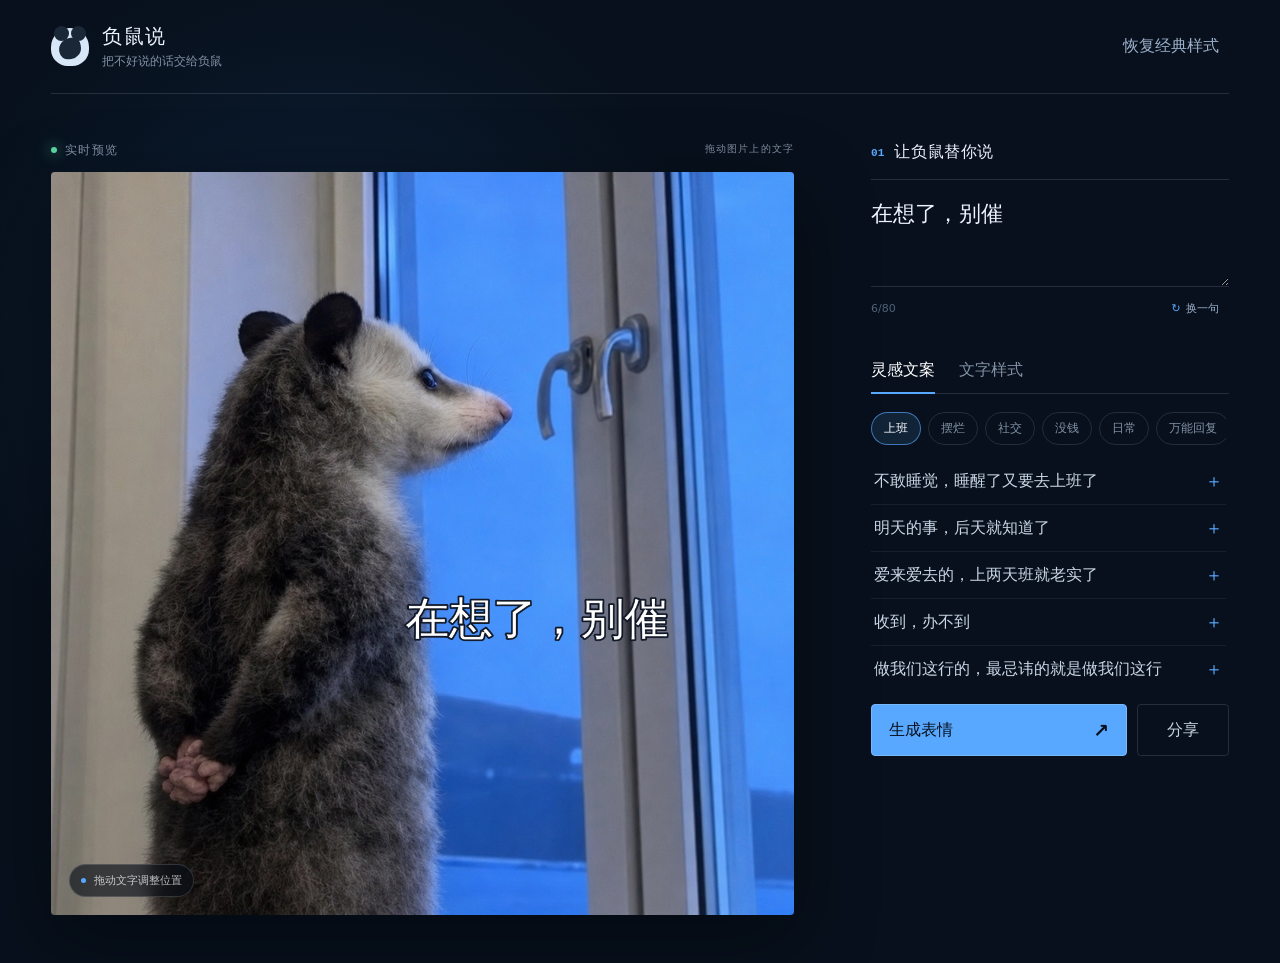
<file: opossum-says/index.html>
<!doctype html>
<html lang="zh-CN">
  <head>
    <meta charset="UTF-8" />
    <meta name="viewport" content="width=device-width, initial-scale=1.0, viewport-fit=cover" />
    <meta name="theme-color" content="#0a1220" />
    <meta name="description" content="负鼠说——在线制作属于你的负鼠表情包。" />
    <title>负鼠说</title>
    <script type="module" crossorigin src="./assets/index-Bq4NSDpb.js"></script>
    <link rel="stylesheet" crossorigin href="./assets/index-Dt9jg6GV.css">
  </head>
  <body>
    <div id="app"></div>
  </body>
</html>
</file>
<file: opossum-says/assets/index-Dt9jg6GV.css>
:root{color:#eef4ff;font-synthesis:none;text-rendering:optimizelegibility;--ink:#07101c;--paper:#eef4ff;--muted:#8391a5;--line:#ccdef624;--accent:#59a8ff;background:#07101c;font-family:Inter,PingFang SC,Microsoft YaHei,system-ui,sans-serif}*{box-sizing:border-box}body{background:#07101c;min-width:320px;min-height:100vh;margin:0}button,textarea,input{font:inherit}button{color:inherit}button:focus-visible,textarea:focus-visible,input:focus-visible{outline:2px solid var(--accent);outline-offset:3px}.app-shell{background:radial-gradient(circle at 25% 35%,#225e9d33,#0000 34%),#07101c;min-height:100vh;padding:0 4vw 48px}.topbar{border-bottom:1px solid var(--line);justify-content:space-between;align-items:center;max-width:1180px;height:94px;margin:auto;display:flex}.brand{align-items:center;gap:13px;display:flex}.brand-mark{background:#d8e7f8;border-radius:50% 50% 44% 44%;width:38px;height:38px;display:block;position:relative}.brand-mark:after{content:"";background:#1a2736;border-radius:55% 40% 50%;position:absolute;inset:10px 8px 7px;transform:rotate(-8deg)}.brand-mark i{z-index:1;background:#1a2736;border-radius:50%;width:15px;height:15px;position:absolute;top:-2px}.brand-mark i:first-child{left:3px}.brand-mark i:last-child{right:3px}.brand strong{letter-spacing:.08em;font-size:20px;display:block}.brand small{color:var(--muted);margin-top:3px;font-size:12px;display:block}.quiet-button,.input-meta button{color:#9cb0ca;cursor:pointer;background:0 0;border:0;padding:10px}.quiet-button:hover,.input-meta button:hover{color:#fff}.workspace{grid-template-columns:minmax(0,1.35fr) minmax(340px,.65fr);align-items:start;gap:clamp(36px,6vw,86px);max-width:1180px;min-height:calc(100vh - 142px);margin:48px auto 0;display:grid}.stage{min-width:0}.stage-label{height:30px;color:var(--muted);text-transform:uppercase;letter-spacing:.1em;justify-content:space-between;font-size:12px;display:flex}.stage-label span:before{content:"";background:#5bd7a0;border-radius:50%;width:6px;height:6px;margin:0 8px 1px 0;display:inline-block;box-shadow:0 0 14px #5bd7a0}.canvas-shell{aspect-ratio:1;background:#101d2d;min-height:280px;animation:.65s cubic-bezier(.2,.8,.2,1) both stage-in;position:relative}.canvas-shell canvas{aspect-ratio:1;cursor:grab;touch-action:none;-webkit-user-select:none;user-select:none;border-radius:4px;width:100%;display:block;box-shadow:0 24px 80px #0006}.canvas-shell canvas:active{cursor:grabbing}.canvas-status{color:#9cadc2;background:#101d2d;flex-direction:column;place-content:center;align-items:center;gap:12px;font-size:13px;display:flex;position:absolute;inset:0}.canvas-status b{color:#e7effa;font-size:15px}.canvas-status button{color:#fff;cursor:pointer;background:#59a8ff1a;border:1px solid #59a8ff8c;border-radius:4px;min-width:104px;min-height:42px}.loading-dot{background:var(--accent);border-radius:50%;width:8px;height:8px;animation:1.2s infinite loading-pulse;box-shadow:0 0 #59a8ff8c}.drag-hint{-webkit-backdrop-filter:blur(10px);backdrop-filter:blur(10px);color:#ffffffb8;pointer-events:none;background:#050c169e;border:1px solid #ffffff26;border-radius:99px;align-items:center;gap:8px;padding:8px 11px;font-size:11px;display:flex;position:absolute;bottom:18px;left:18px}.drag-hint span{background:var(--accent);border-radius:50%;width:5px;height:5px}.editor{animation:.65s cubic-bezier(.2,.8,.2,1) .12s both editor-in}.section-heading{align-items:center;gap:10px;margin-bottom:16px;display:flex}.section-heading span{color:var(--accent);font:700 11px ui-monospace,monospace}.section-heading h2{letter-spacing:.04em;margin:0;font-size:16px}.copy-editor textarea{resize:vertical;border:0;border-block:1px solid var(--line);width:100%;min-height:108px;color:var(--paper);background:0 0;padding:17px 0;font-size:22px;font-weight:650;line-height:1.5}.copy-editor textarea::placeholder{color:#526176}.input-meta{color:#526176;justify-content:space-between;align-items:center;font-size:11px;display:flex}.input-meta button:before{content:"↻";color:var(--accent);margin-right:5px}.panel-tabs{border-bottom:1px solid var(--line);gap:24px;margin-top:22px;display:flex}.panel-tabs button{color:var(--muted);cursor:pointer;background:0 0;border:0;padding:12px 0;position:relative}.panel-tabs button.active{color:#fff}.panel-tabs button.active:after{content:"";background:var(--accent);height:2px;position:absolute;bottom:-1px;left:0;right:0}.panel-content{scrollbar-width:thin;scrollbar-color:#2b3c52 transparent;height:292px;padding:18px 3px 8px 0;overflow:auto}.category-list{scrollbar-width:none;gap:7px;padding-bottom:13px;display:flex;overflow-x:auto}.category-list button{border:1px solid var(--line);color:var(--muted);cursor:pointer;background:0 0;border-radius:99px;flex:none;padding:7px 12px;font-size:12px}.category-list button.active{color:#fff;background:#59a8ff1f;border-color:#59a8ffa6}.caption-list button{color:#cbd7e8;text-align:left;cursor:pointer;background:0 0;border:0;border-bottom:1px solid #ccdef614;justify-content:space-between;align-items:center;gap:15px;width:100%;min-height:46px;padding:11px 3px;transition:color .2s,padding .2s;display:flex}.caption-list button:hover{color:#fff;padding-left:7px}.caption-list b{color:var(--accent);font-size:18px;font-weight:300}.style-panel{align-content:start;gap:19px;display:grid}.range-control{gap:10px;display:grid}.range-control>span,.control-row>span{color:#91a1b5;font-size:12px}.range-control>span{justify-content:space-between;display:flex}.range-control b,.stroke-control b{color:var(--paper);font:500 11px ui-monospace,monospace}input[type=range]{width:100%;accent-color:var(--accent)}.control-row{justify-content:space-between;align-items:center;gap:18px;min-height:34px;display:flex}.swatches{align-items:center;gap:8px;display:flex}.swatches button,.swatches input{cursor:pointer;border:2px solid #0000;border-radius:50%;width:25px;height:25px;padding:0}.swatches button.active{border-color:var(--accent);box-shadow:inset 0 0 0 2px #07101c}.swatches input{overflow:hidden}.segmented{border:1px solid var(--line);border-radius:7px;padding:2px;display:flex}.segmented button{min-width:44px;min-height:30px;color:var(--muted);cursor:pointer;background:0 0;border:0;border-radius:5px;font-size:12px}.segmented button.active{color:#fff;background:#24364b}.stroke-control{align-items:center;gap:9px;width:190px;display:flex}.toggle{cursor:pointer;background:#304155;border:0;border-radius:99px;flex:none;width:36px;height:21px;padding:2px}.toggle i{background:#8a98aa;border-radius:50%;width:17px;height:17px;transition:transform .2s,background .2s;display:block}.toggle.active{background:var(--accent)}.toggle.active i{background:#fff;transform:translate(15px)}.actions{grid-template-columns:1fr 92px;gap:10px;margin-top:18px;display:grid}.primary-action,.secondary-action{cursor:pointer;border-radius:4px;min-height:52px}.primary-action{background:var(--accent);color:#07101c;border:1px solid #77b8ff;justify-content:space-between;align-items:center;padding:0 17px;font-weight:800;display:flex}.primary-action:hover{background:#79baff}.primary-action:disabled{opacity:.6;cursor:wait}.primary-action b{font-size:19px}.secondary-action{border:1px solid var(--line);color:#c6d3e3;background:0 0;font-weight:700}.secondary-action:hover{border-color:#7792b1}.result-backdrop{z-index:10;-webkit-backdrop-filter:blur(12px);backdrop-filter:blur(12px);background:#02070dd6;place-items:center;padding:20px;display:grid;position:fixed;inset:0}.result-dialog{border:1px solid var(--line);background:#0b1625;width:min(92vw,510px);max-height:94vh;padding:28px;position:relative;overflow:auto;box-shadow:0 40px 120px #000}.result-dialog img{width:100%;margin:18px 0;display:block}.result-copy span{color:var(--accent);letter-spacing:.12em;text-transform:uppercase;font-size:11px}.result-copy h2{margin:6px 0 0;font-size:20px}.close-button{color:#9babc0;cursor:pointer;background:0 0;border:0;width:40px;height:40px;font-size:25px;position:absolute;top:15px;right:15px}.result-actions{grid-template-columns:1fr 1fr;gap:9px;display:grid}.result-actions .text-action{color:#9fb2ca;cursor:pointer;background:0 0;border:0;grid-column:1/-1;padding:9px}.toast{z-index:20;border:1px solid var(--line);color:#fff;background:#172538;border-radius:99px;padding:11px 16px;font-size:13px;position:fixed;bottom:25px;left:50%;transform:translate(-50%);box-shadow:0 12px 40px #00000059}.fade-enter-active,.fade-leave-active,.toast-enter-active,.toast-leave-active{transition:opacity .2s,transform .2s}.fade-enter-from,.fade-leave-to{opacity:0}.toast-enter-from,.toast-leave-to{opacity:0;transform:translate(-50%,8px)}@keyframes stage-in{0%{opacity:0;transform:translateY(14px)scale(.985)}}@keyframes editor-in{0%{opacity:0;transform:translate(14px)}}@keyframes loading-pulse{70%{box-shadow:0 0 0 11px #59a8ff00}to{box-shadow:0 0 #59a8ff00}}@media (width<=820px){.app-shell{padding:0 16px calc(22px + env(safe-area-inset-bottom))}.topbar{height:72px}.brand small{display:none}.quiet-button{padding-right:0;font-size:12px}.workspace{grid-template-columns:1fr;gap:27px;min-height:auto;margin-top:18px}.stage-label{height:25px}.canvas-shell canvas{border-radius:3px}.drag-hint{bottom:12px;left:12px}.copy-editor textarea{min-height:82px;padding:13px 0;font-size:19px}.panel-content{height:230px}.actions{z-index:4;padding:10px 16px calc(10px + env(safe-area-inset-bottom));-webkit-backdrop-filter:blur(14px);backdrop-filter:blur(14px);background:#07101ceb;margin:9px -16px 0;position:sticky;bottom:0}.result-dialog{padding:20px}}@media (prefers-reduced-motion:reduce){*,:before,:after{transition-duration:.01ms!important;animation-duration:.01ms!important}}
</file>
